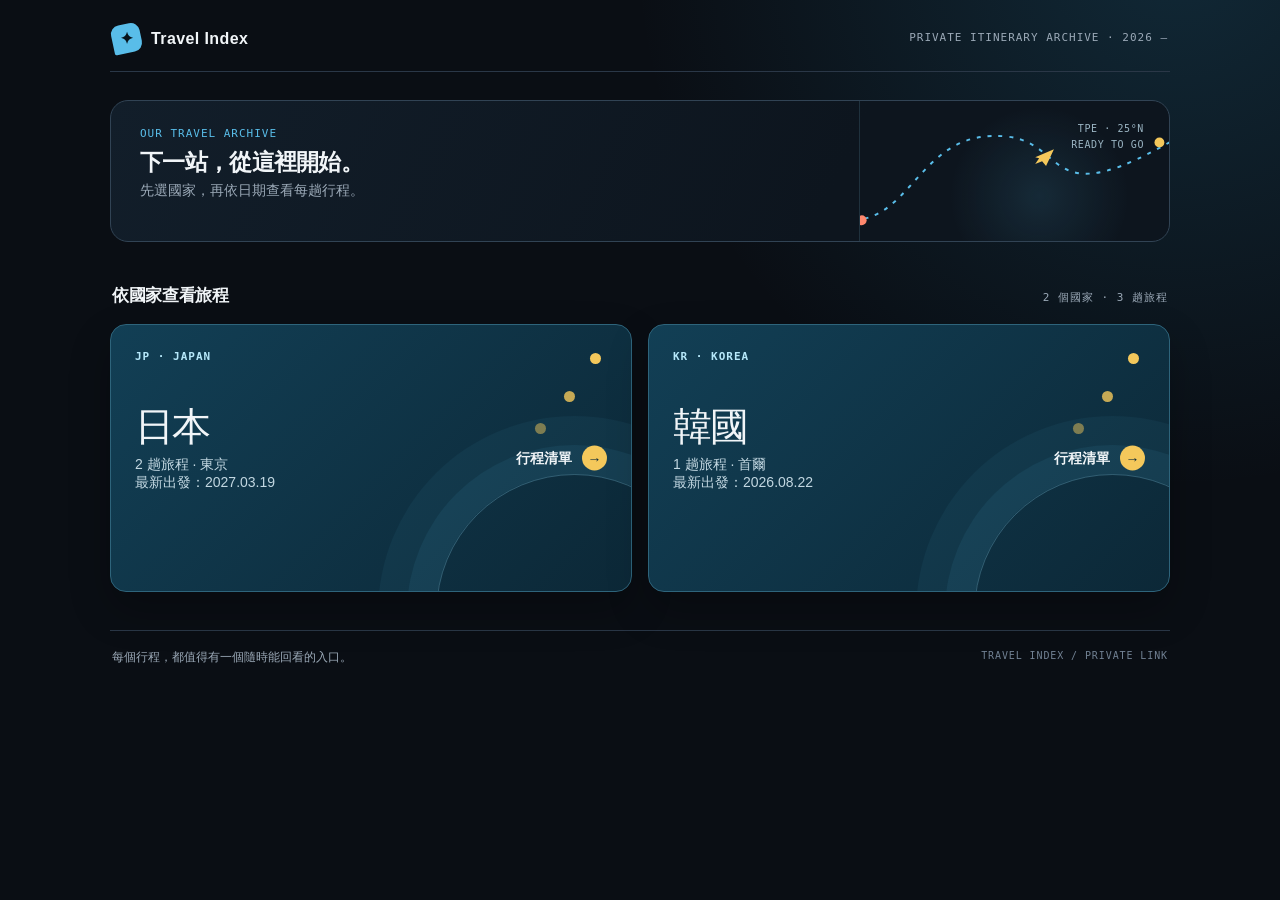
<file: index.html>
<!doctype html>
<html lang="zh-Hant">
<head>
  <meta charset="utf-8">
  <meta name="robots" content="noindex, nofollow, noarchive, nosnippet">
  <meta name="viewport" content="width=device-width, initial-scale=1, viewport-fit=cover">
  <meta name="theme-color" content="#0a0e14">
  <title>Travel Index｜旅程檔案</title>
  <link rel="stylesheet" href="assets/css/home.css">
</head>
<body>
  <main class="shell">
    <header class="masthead"><div class="brand"><span class="brand-mark" aria-hidden="true"><span>✦</span></span>Travel Index</div><p class="archive-label">Private itinerary archive · 2026 —</p></header>
    <section class="travel-bar" aria-label="旅程入口"><div class="bar-copy"><p class="bar-eyebrow">Our travel archive</p><h1>下一站，從這裡開始。</h1><p>先選國家，再依日期查看每趟行程。</p></div><div class="route-art" aria-hidden="true"><p>TPE · 25°N<br>READY TO GO</p><svg viewBox="0 0 310 142" fill="none" xmlns="http://www.w3.org/2000/svg"><path d="M-8 121C53 118 61 27 147 36C211 43 185 118 324 35" stroke="#59BDE9" stroke-width="2" stroke-dasharray="4 7"/><circle cx="0" cy="121" r="5" fill="#FF886E"/><circle cx="302" cy="42" r="5" fill="#F4C85B"/><path d="M176 57L195 49L187 66L183 61L176 64L180 58L176 57Z" fill="#F4C85B"/></svg></div></section>
    <section aria-labelledby="itineraries-title"><div class="section-head"><h2 id="itineraries-title">依國家查看旅程</h2><p class="section-count">2 個國家 · 3 趟旅程</p></div><div class="itinerary-grid">
      <a class="trip-card" href="japan/" aria-label="查看日本行程清單" data-latest="2027-03-19"><p class="trip-code">JP · JAPAN</p><h3>日本</h3><p class="trip-detail">2 趟旅程 · 東京<br>最新出發：2027.03.19</p><span class="trip-cta">行程清單 <b aria-hidden="true">→</b></span></a>
      <a class="trip-card" href="korea/" aria-label="查看韓國行程清單" data-latest="2026-08-22"><p class="trip-code">KR · KOREA</p><h3>韓國</h3><p class="trip-detail">1 趟旅程 · 首爾<br>最新出發：2026.08.22</p><span class="trip-cta">行程清單 <b aria-hidden="true">→</b></span></a>
    </div></section>
    <footer><p>每個行程，都值得有一個隨時能回看的入口。</p><p class="footer-note">Travel index / private link</p></footer>
  </main>
</body>
</html>
</file>
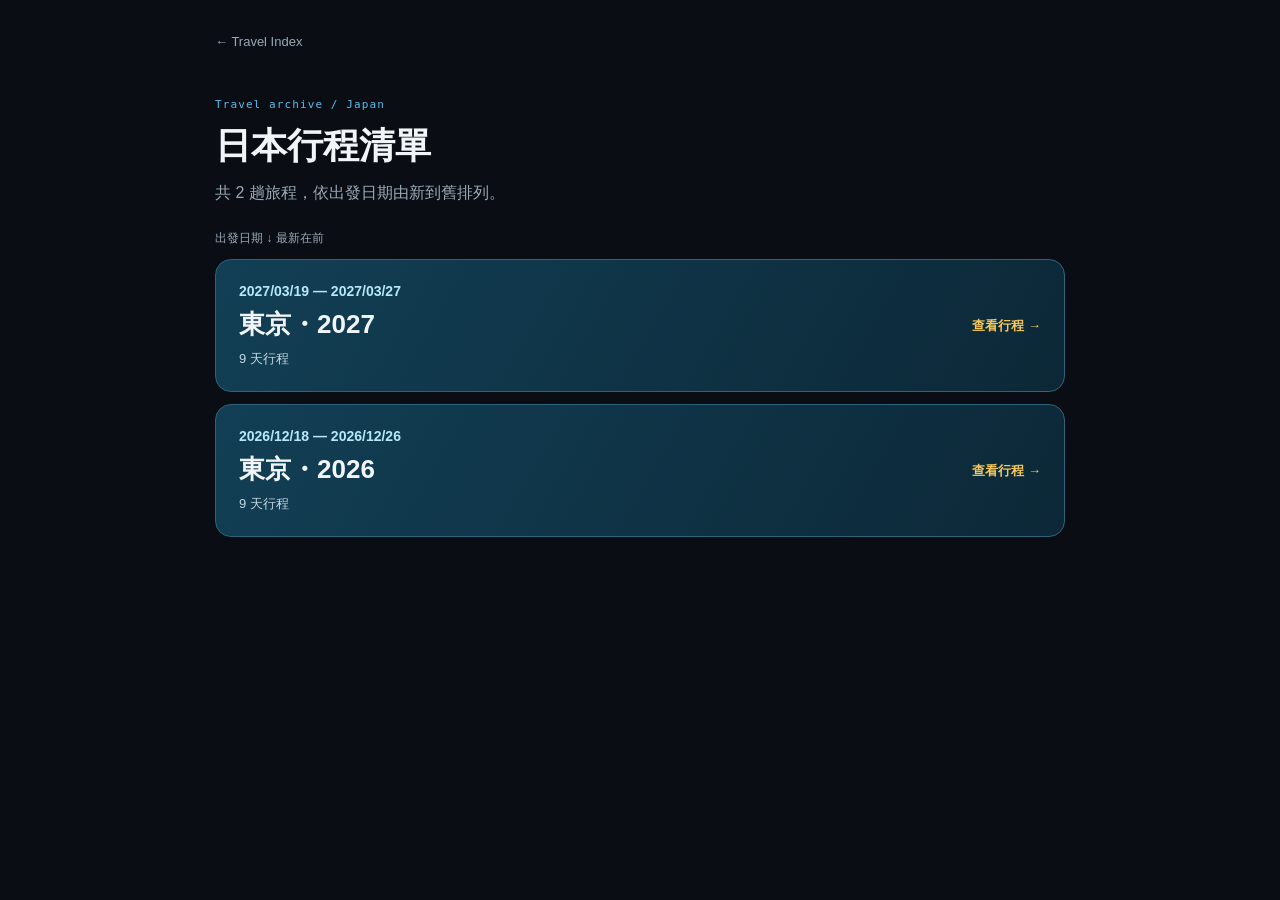
<file: japan/index.html>
<!doctype html>
<html lang="zh-Hant">
<head>
  <meta charset="utf-8">
  <meta name="viewport" content="width=device-width,initial-scale=1">
  <meta name="robots" content="noindex,nofollow,noarchive,nosnippet">
  <title>日本行程清單｜Travel Index</title>
  <link rel="stylesheet" href="../assets/archive.css">
</head>
<body>
  <main>
    <a class="back" href="../">← Travel Index</a>
    <p class="eyebrow">Travel archive / Japan</p>
    <h1>日本行程清單</h1>
    <p class="intro">共 2 趟旅程，依出發日期由新到舊排列。</p>
    <p class="sort">出發日期 ↓ 最新在前</p>
    <ol class="trip-list" aria-label="日本行程，由新到舊">
      <li><a class="trip" href="2027-03-19/" data-start="2027-03-19">
        <div><p class="dates"><time datetime="2027-03-19">2027/03/19</time> — <time datetime="2027-03-27">2027/03/27</time></p>
        <h2>東京・2027</h2><p class="detail">9 天行程</p></div>
        <span class="open">查看行程 →</span>
      </a></li>
      <li><a class="trip" href="2026-12-18/" data-start="2026-12-18">
        <div><p class="dates"><time datetime="2026-12-18">2026/12/18</time> — <time datetime="2026-12-26">2026/12/26</time></p>
        <h2>東京・2026</h2><p class="detail">9 天行程</p></div>
        <span class="open">查看行程 →</span>
      </a></li>
    </ol>
  </main>
</body>
</html>
</file>
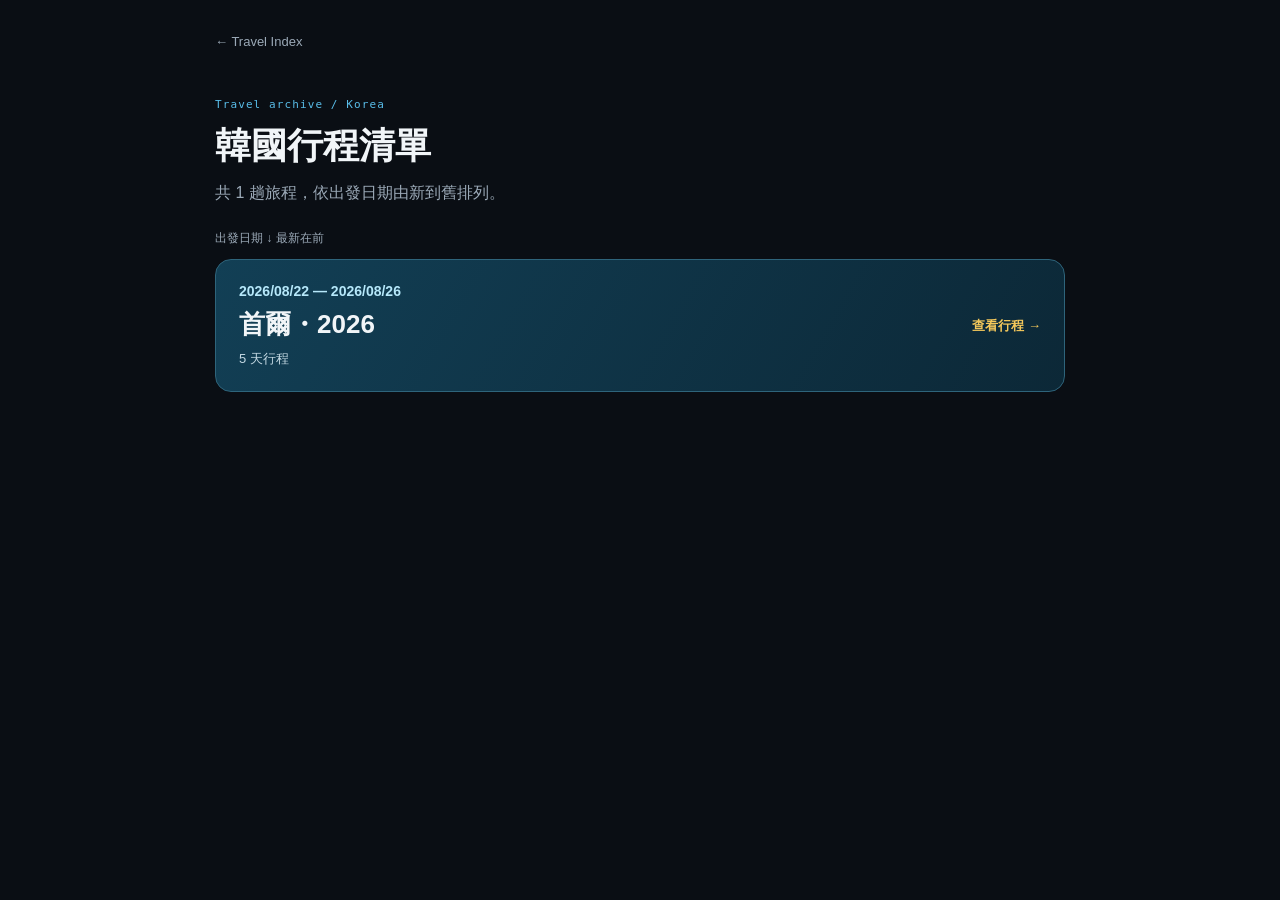
<file: korea/index.html>
<!doctype html>
<html lang="zh-Hant">
<head>
  <meta charset="utf-8">
  <meta name="viewport" content="width=device-width,initial-scale=1">
  <meta name="robots" content="noindex,nofollow,noarchive,nosnippet">
  <title>韓國行程清單｜Travel Index</title>
  <link rel="stylesheet" href="../assets/archive.css">
</head>
<body>
  <main>
    <a class="back" href="../">← Travel Index</a>
    <p class="eyebrow">Travel archive / Korea</p>
    <h1>韓國行程清單</h1>
    <p class="intro">共 1 趟旅程，依出發日期由新到舊排列。</p>
    <p class="sort">出發日期 ↓ 最新在前</p>
    <ol class="trip-list" aria-label="韓國行程，由新到舊">
      <li><a class="trip" href="2026-08-22/" data-start="2026-08-22">
        <div><p class="dates"><time datetime="2026-08-22">2026/08/22</time> — <time datetime="2026-08-26">2026/08/26</time></p>
        <h2>首爾・2026</h2><p class="detail">5 天行程</p></div>
        <span class="open">查看行程 →</span>
      </a></li>
    </ol>
  </main>
</body>
</html>
</file>
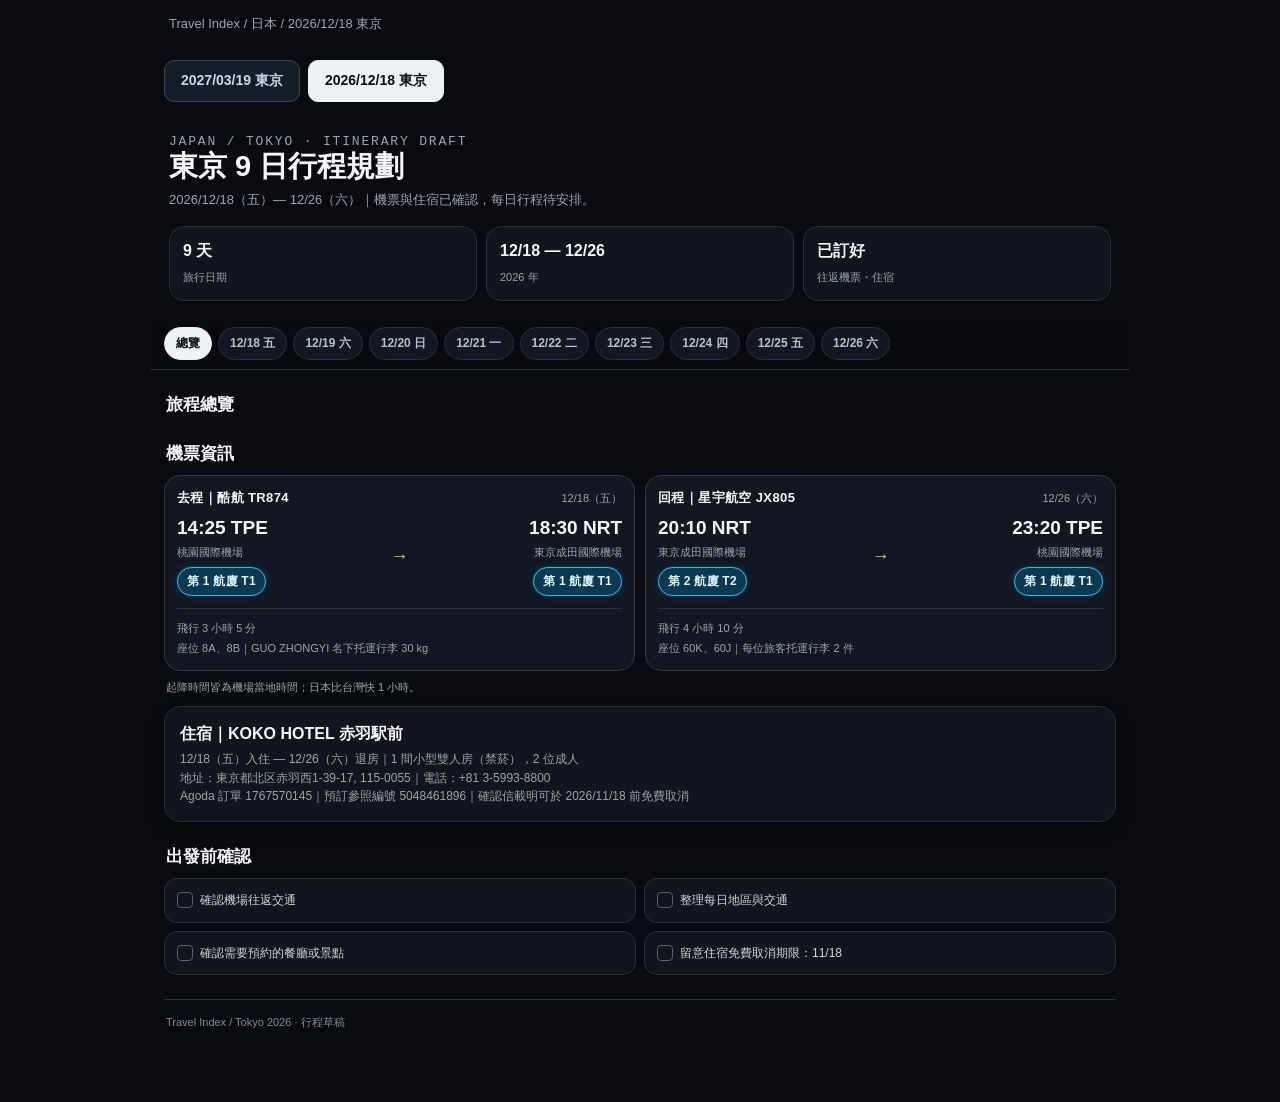
<file: japan/2026-12-18/index.html>
<!doctype html>
<html lang="zh-Hant">
<head>
<meta charset="utf-8">
<meta name="viewport" content="width=device-width,initial-scale=1,viewport-fit=cover">
<meta name="theme-color" content="#090b10">
<meta name="robots" content="noindex, nofollow, noarchive, nosnippet">
<title>東京 2026｜12/18–12/26 行程規劃</title>
<link rel="stylesheet" href="../../assets/css/japan.css">
<link rel="stylesheet" href="../../assets/css/flights.css">
<link rel="stylesheet" href="../../assets/css/navigation.css">
</head>
<body>
<main class="shell">
  <!-- TRIP_NAV_START -->
  <nav class="topnav" aria-label="旅程導覽"><a href="../../">Travel Index</a> / <a href="../">日本</a> / 2026/12/18 東京</nav>
  <nav class="trip-switch" aria-label="日本行程日期"><a href="../2027-03-19/">2027/03/19 東京</a><a href="../2026-12-18/" aria-current="page">2026/12/18 東京</a></nav>
  <!-- TRIP_NAV_END -->
  <header class="hero">
    <p class="eyebrow">Japan / Tokyo · Itinerary draft</p>
    <h1>東京 9 日行程規劃</h1>
    <p>2026/12/18（五）— 12/26（六）｜機票與住宿已確認，每日行程待安排。</p>
    <div class="summary" aria-label="旅程摘要">
      <div class="stat"><b>9 天</b><span>旅行日期</span></div>
      <div class="stat"><b>12/18 — 12/26</b><span>2026 年</span></div>
      <div class="stat"><b>已訂好</b><span>往返機票・住宿</span></div>
    </div>
  </header>
  <nav class="tabs" aria-label="切換旅程日期">
    <button class="tab active" type="button" data-day="overview">總覽</button>
    <button class="tab" type="button" data-day="d1">12/18 五</button><button class="tab" type="button" data-day="d2">12/19 六</button><button class="tab" type="button" data-day="d3">12/20 日</button><button class="tab" type="button" data-day="d4">12/21 一</button><button class="tab" type="button" data-day="d5">12/22 二</button><button class="tab" type="button" data-day="d6">12/23 三</button><button class="tab" type="button" data-day="d7">12/24 四</button><button class="tab" type="button" data-day="d8">12/25 五</button><button class="tab" type="button" data-day="d9">12/26 六</button>
  </nav>
  <section class="panel active" id="overview">
    <h2 class="section-title">旅程總覽</h2>
    <h2 class="section-title">機票資訊</h2>
    <div class="overview-flights"><article class="flight" aria-label="去程 酷航 TR874">
      <div class="flight-top"><span class="flight-no">去程｜酷航 TR874</span><span class="flight-date">12/18（五）</span></div>
      <div class="flight-route">
        <div class="airport"><b>14:25 TPE</b><span>桃園國際機場</span><em class="terminal">第 1 航廈 T1</em></div>
        <div class="plane" aria-hidden="true">→</div>
        <div class="airport right"><b>18:30 NRT</b><span>東京成田國際機場</span><em class="terminal">第 1 航廈 T1</em></div>
      </div>
      <p class="flight-meta">飛行 3 小時 5 分<br>座位 8A、8B｜GUO ZHONGYI 名下托運行李 30 kg</p>
    </article><article class="flight" aria-label="回程 星宇航空 JX805">
      <div class="flight-top"><span class="flight-no">回程｜星宇航空 JX805</span><span class="flight-date">12/26（六）</span></div>
      <div class="flight-route">
        <div class="airport"><b>20:10 NRT</b><span>東京成田國際機場</span><em class="terminal">第 2 航廈 T2</em></div>
        <div class="plane" aria-hidden="true">→</div>
        <div class="airport right"><b>23:20 TPE</b><span>桃園國際機場</span><em class="terminal">第 1 航廈 T1</em></div>
      </div>
      <p class="flight-meta">飛行 4 小時 10 分<br>座位 60K、60J｜每位旅客托運行李 2 件</p>
    </article></div>
    <p class="flight-note">起降時間皆為機場當地時間；日本比台灣快 1 小時。</p>
    <article class="card">
      <h3>住宿｜KOKO HOTEL 赤羽駅前</h3>
      <p>12/18（五）入住 — 12/26（六）退房｜1 間小型雙人房（禁菸），2 位成人</p>
      <p>地址：東京都北区赤羽西1-39-17, 115-0055｜電話：+81 3-5993-8800</p>
      <p>Agoda 訂單 1767570145｜預訂參照編號 5048461896｜確認信載明可於 2026/11/18 前免費取消</p>
    </article>
    <h2 class="section-title">出發前確認</h2>
    <div class="checklist"><div class="check"><span aria-hidden="true"></span>確認機場往返交通</div><div class="check"><span aria-hidden="true"></span>整理每日地區與交通</div><div class="check"><span aria-hidden="true"></span>確認需要預約的餐廳或景點</div><div class="check"><span aria-hidden="true"></span>留意住宿免費取消期限：11/18</div></div>
  </section>
  <section class="panel" id="d1">
    <div class="dayhead"><h2>Day 1｜12 月 18 日（五）</h2><p>抵達東京</p></div>
    <article class="flight" aria-label="去程 酷航 TR874">
      <div class="flight-top"><span class="flight-no">去程｜酷航 TR874</span><span class="flight-date">12/18（五）</span></div>
      <div class="flight-route">
        <div class="airport"><b>14:25 TPE</b><span>桃園國際機場</span><em class="terminal">第 1 航廈 T1</em></div>
        <div class="plane" aria-hidden="true">→</div>
        <div class="airport right"><b>18:30 NRT</b><span>東京成田國際機場</span><em class="terminal">第 1 航廈 T1</em></div>
      </div>
      <p class="flight-meta">飛行 3 小時 5 分<br>座位 8A、8B｜GUO ZHONGYI 名下托運行李 30 kg</p>
    </article>
    <article class="card"><h3>住宿｜KOKO HOTEL 赤羽駅前</h3><p>入住日期：12/18｜地址：東京都北区赤羽西1-39-17</p></article>
    <article class="card"><div class="placeholder"><span class="placeholder-icon" aria-hidden="true">＋</span><div><strong>安排抵達後行程</strong><span>成田機場至赤羽的交通、晚餐與入住時間待補。</span></div></div></article>
  </section>
  <section class="panel" id="d2"><div class="dayhead"><h2>Day 2｜12 月 19 日（六）</h2><p>東京行程待安排</p></div><div class="card"><div class="placeholder"><span class="placeholder-icon" aria-hidden="true">＋</span><div><strong>新增當日安排</strong><span>地區、活動、餐食與交通待補。</span></div></div></div></section>
  <section class="panel" id="d3"><div class="dayhead"><h2>Day 3｜12 月 20 日（日）</h2><p>東京行程待安排</p></div><div class="card"><div class="placeholder"><span class="placeholder-icon" aria-hidden="true">＋</span><div><strong>新增當日安排</strong><span>地區、活動、餐食與交通待補。</span></div></div></div></section>
  <section class="panel" id="d4"><div class="dayhead"><h2>Day 4｜12 月 21 日（一）</h2><p>東京行程待安排</p></div><div class="card"><div class="placeholder"><span class="placeholder-icon" aria-hidden="true">＋</span><div><strong>新增當日安排</strong><span>地區、活動、餐食與交通待補。</span></div></div></div></section>
  <section class="panel" id="d5"><div class="dayhead"><h2>Day 5｜12 月 22 日（二）</h2><p>東京行程待安排</p></div><div class="card"><div class="placeholder"><span class="placeholder-icon" aria-hidden="true">＋</span><div><strong>新增當日安排</strong><span>地區、活動、餐食與交通待補。</span></div></div></div></section>
  <section class="panel" id="d6"><div class="dayhead"><h2>Day 6｜12 月 23 日（三）</h2><p>東京行程待安排</p></div><div class="card"><div class="placeholder"><span class="placeholder-icon" aria-hidden="true">＋</span><div><strong>新增當日安排</strong><span>地區、活動、餐食與交通待補。</span></div></div></div></section>
  <section class="panel" id="d7"><div class="dayhead"><h2>Day 7｜12 月 24 日（四）</h2><p>東京行程待安排</p></div><div class="card"><div class="placeholder"><span class="placeholder-icon" aria-hidden="true">＋</span><div><strong>新增當日安排</strong><span>地區、活動、餐食與交通待補。</span></div></div></div></section>
  <section class="panel" id="d8"><div class="dayhead"><h2>Day 8｜12 月 25 日（五）</h2><p>東京行程待安排</p></div><div class="card"><div class="placeholder"><span class="placeholder-icon" aria-hidden="true">＋</span><div><strong>新增當日安排</strong><span>地區、活動、餐食與交通待補。</span></div></div></div></section>
  <section class="panel" id="d9">
    <div class="dayhead"><h2>Day 9｜12 月 26 日（六）</h2><p>退房・返程</p></div>
    <article class="card"><h3>住宿退房｜KOKO HOTEL 赤羽駅前</h3><p>退房日期：12/26｜退房時間與行李寄放方式待確認。</p></article>
    <article class="flight" aria-label="回程 星宇航空 JX805">
      <div class="flight-top"><span class="flight-no">回程｜星宇航空 JX805</span><span class="flight-date">12/26（六）</span></div>
      <div class="flight-route">
        <div class="airport"><b>20:10 NRT</b><span>東京成田國際機場</span><em class="terminal">第 2 航廈 T2</em></div>
        <div class="plane" aria-hidden="true">→</div>
        <div class="airport right"><b>23:20 TPE</b><span>桃園國際機場</span><em class="terminal">第 1 航廈 T1</em></div>
      </div>
      <p class="flight-meta">飛行 4 小時 10 分<br>座位 60K、60J｜每位旅客托運行李 2 件</p>
    </article>
    <article class="card"><div class="placeholder"><span class="placeholder-icon" aria-hidden="true">＋</span><div><strong>安排返程日</strong><span>最後活動、前往成田機場的交通與建議出發時間待補。</span></div></div></article>
  </section>
  <footer class="foot">Travel Index / Tokyo 2026 · 行程草稿</footer>
</main>
<script src="../../assets/js/tabs.js"></script>
</body>
</html>
</file>
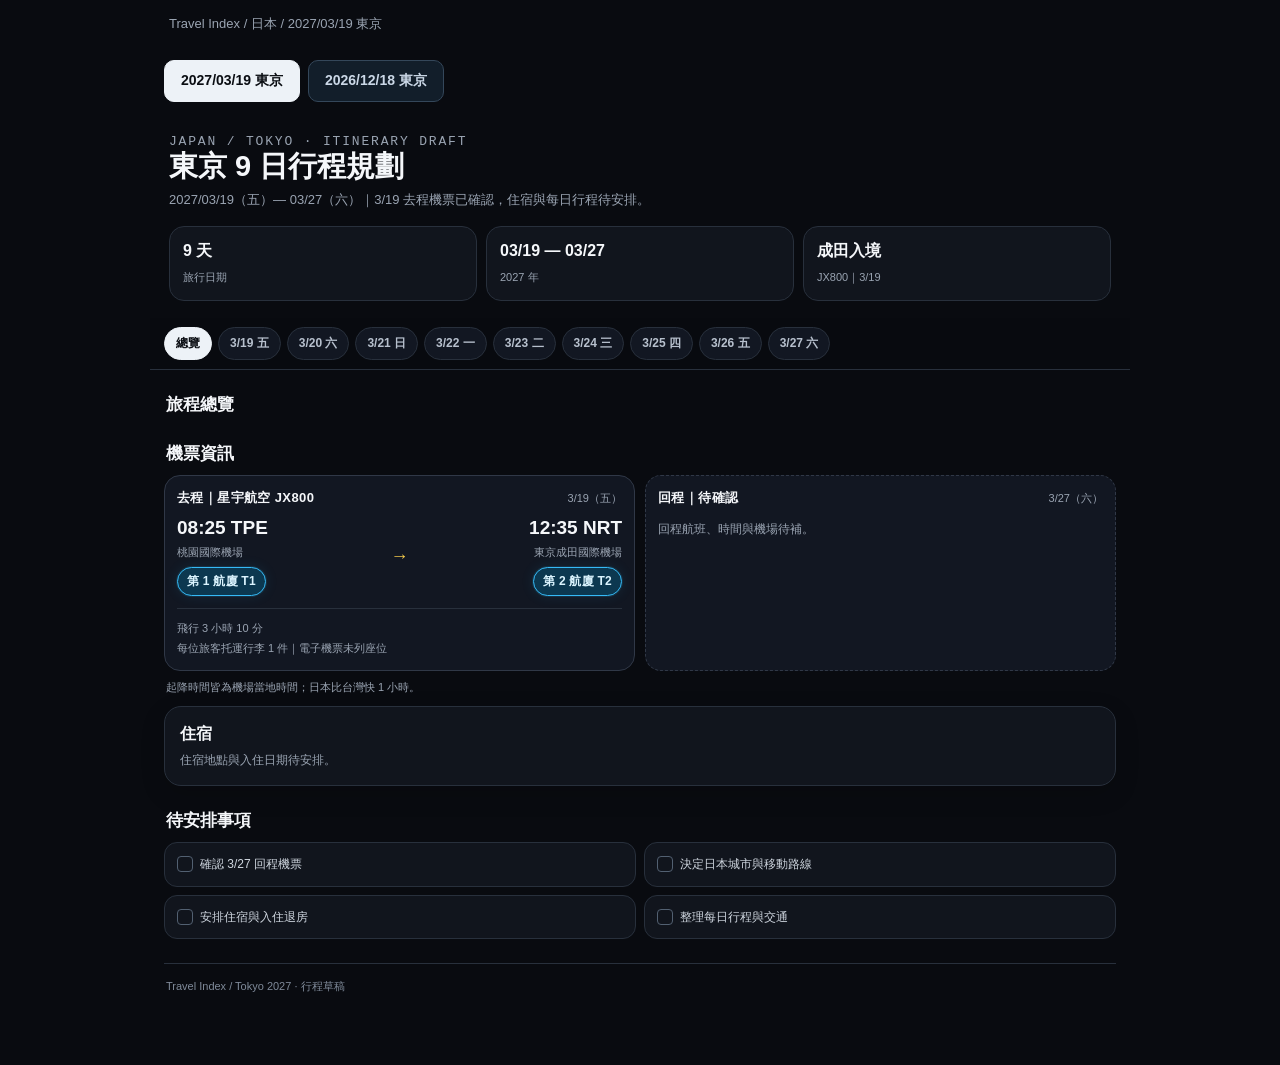
<file: japan/2027-03-19/index.html>
<!doctype html>
<html lang="zh-Hant">
<head>
<meta charset="utf-8">
<meta name="viewport" content="width=device-width,initial-scale=1,viewport-fit=cover">
<meta name="theme-color" content="#090b10">
<meta name="robots" content="noindex, nofollow, noarchive, nosnippet">
<title>東京 2027｜3/19–3/27 行程規劃</title>
<link rel="stylesheet" href="../../assets/css/japan.css">
<link rel="stylesheet" href="../../assets/css/flights.css">
<link rel="stylesheet" href="../../assets/css/navigation.css">
</head>
<body class="trip-2027">
<main class="shell">
  <!-- TRIP_NAV_START -->
  <nav class="topnav" aria-label="旅程導覽"><a href="../../">Travel Index</a> / <a href="../">日本</a> / 2027/03/19 東京</nav>
  <nav class="trip-switch" aria-label="日本行程日期"><a href="../2027-03-19/" aria-current="page">2027/03/19 東京</a><a href="../2026-12-18/">2026/12/18 東京</a></nav>
  <!-- TRIP_NAV_END -->
  <header class="hero">
    <p class="eyebrow">Japan / Tokyo · Itinerary draft</p>
    <h1>東京 9 日行程規劃</h1>
    <p>2027/03/19（五）— 03/27（六）｜3/19 去程機票已確認，住宿與每日行程待安排。</p>
    <div class="summary" aria-label="旅程摘要">
      <div class="stat"><b>9 天</b><span>旅行日期</span></div>
      <div class="stat"><b>03/19 — 03/27</b><span>2027 年</span></div>
      <div class="stat"><b>成田入境</b><span>JX800｜3/19</span></div>
    </div>
  </header>
  <nav class="tabs" aria-label="切換旅程日期">
    <button class="tab active" type="button" data-day="overview">總覽</button>
    <button class="tab" type="button" data-day="d1">3/19 五</button><button class="tab" type="button" data-day="d2">3/20 六</button><button class="tab" type="button" data-day="d3">3/21 日</button><button class="tab" type="button" data-day="d4">3/22 一</button><button class="tab" type="button" data-day="d5">3/23 二</button><button class="tab" type="button" data-day="d6">3/24 三</button><button class="tab" type="button" data-day="d7">3/25 四</button><button class="tab" type="button" data-day="d8">3/26 五</button><button class="tab" type="button" data-day="d9">3/27 六</button>
  </nav>
  <section class="panel active" id="overview">
    <h2 class="section-title">旅程總覽</h2>
    <h2 class="section-title">機票資訊</h2>
    <div class="overview-flights"><article class="flight" aria-label="去程 星宇航空 JX800">
      <div class="flight-top"><span class="flight-no">去程｜星宇航空 JX800</span><span class="flight-date">3/19（五）</span></div>
      <div class="flight-route">
        <div class="airport"><b>08:25 TPE</b><span>桃園國際機場</span><em class="terminal">第 1 航廈 T1</em></div>
        <div class="plane" aria-hidden="true">→</div>
        <div class="airport right"><b>12:35 NRT</b><span>東京成田國際機場</span><em class="terminal">第 2 航廈 T2</em></div>
      </div>
      <p class="flight-meta">飛行 3 小時 10 分<br>每位旅客托運行李 1 件｜電子機票未列座位</p>
    </article><article class="flight pending"><div class="flight-top"><span class="flight-no">回程｜待確認</span><span class="flight-date">3/27（六）</span></div><p>回程航班、時間與機場待補。</p></article></div>
    <p class="flight-note">起降時間皆為機場當地時間；日本比台灣快 1 小時。</p>
    <article class="card"><h3>住宿</h3><p>住宿地點與入住日期待安排。</p></article>
    <h2 class="section-title">待安排事項</h2>
    <div class="checklist"><div class="check"><span aria-hidden="true"></span>確認 3/27 回程機票</div><div class="check"><span aria-hidden="true"></span>決定日本城市與移動路線</div><div class="check"><span aria-hidden="true"></span>安排住宿與入住退房</div><div class="check"><span aria-hidden="true"></span>整理每日行程與交通</div></div>
  </section>
  <section class="panel" id="d1"><div class="dayhead"><h2>Day 1｜3 月 19 日（五）</h2><p>飛往日本・成田入境</p></div><article class="flight" aria-label="去程 星宇航空 JX800">
      <div class="flight-top"><span class="flight-no">去程｜星宇航空 JX800</span><span class="flight-date">3/19（五）</span></div>
      <div class="flight-route">
        <div class="airport"><b>08:25 TPE</b><span>桃園國際機場</span><em class="terminal">第 1 航廈 T1</em></div>
        <div class="plane" aria-hidden="true">→</div>
        <div class="airport right"><b>12:35 NRT</b><span>東京成田國際機場</span><em class="terminal">第 2 航廈 T2</em></div>
      </div>
      <p class="flight-meta">飛行 3 小時 10 分<br>每位旅客托運行李 1 件｜電子機票未列座位</p>
    </article><article class="card"><div class="placeholder"><span class="placeholder-icon" aria-hidden="true">＋</span><div><strong>新增抵達後行程</strong><span>安排目的地、交通、住宿與餐食。</span></div></div></article></section>
  <section class="panel" id="d2"><div class="dayhead"><h2>Day 2｜3 月 20 日（六）</h2><p>行程待安排</p></div><article class="card"><div class="placeholder"><span class="placeholder-icon" aria-hidden="true">＋</span><div><strong>新增當日安排</strong><span>地區、活動、餐食與交通待補。</span></div></div></article></section>
  <section class="panel" id="d3"><div class="dayhead"><h2>Day 3｜3 月 21 日（日）</h2><p>行程待安排</p></div><article class="card"><div class="placeholder"><span class="placeholder-icon" aria-hidden="true">＋</span><div><strong>新增當日安排</strong><span>地區、活動、餐食與交通待補。</span></div></div></article></section>
  <section class="panel" id="d4"><div class="dayhead"><h2>Day 4｜3 月 22 日（一）</h2><p>行程待安排</p></div><article class="card"><div class="placeholder"><span class="placeholder-icon" aria-hidden="true">＋</span><div><strong>新增當日安排</strong><span>地區、活動、餐食與交通待補。</span></div></div></article></section>
  <section class="panel" id="d5"><div class="dayhead"><h2>Day 5｜3 月 23 日（二）</h2><p>行程待安排</p></div><article class="card"><div class="placeholder"><span class="placeholder-icon" aria-hidden="true">＋</span><div><strong>新增當日安排</strong><span>地區、活動、餐食與交通待補。</span></div></div></article></section>
  <section class="panel" id="d6"><div class="dayhead"><h2>Day 6｜3 月 24 日（三）</h2><p>行程待安排</p></div><article class="card"><div class="placeholder"><span class="placeholder-icon" aria-hidden="true">＋</span><div><strong>新增當日安排</strong><span>地區、活動、餐食與交通待補。</span></div></div></article></section>
  <section class="panel" id="d7"><div class="dayhead"><h2>Day 7｜3 月 25 日（四）</h2><p>行程待安排</p></div><article class="card"><div class="placeholder"><span class="placeholder-icon" aria-hidden="true">＋</span><div><strong>新增當日安排</strong><span>地區、活動、餐食與交通待補。</span></div></div></article></section>
  <section class="panel" id="d8"><div class="dayhead"><h2>Day 8｜3 月 26 日（五）</h2><p>行程待安排</p></div><article class="card"><div class="placeholder"><span class="placeholder-icon" aria-hidden="true">＋</span><div><strong>新增當日安排</strong><span>地區、活動、餐食與交通待補。</span></div></div></article></section>
  <section class="panel" id="d9"><div class="dayhead"><h2>Day 9｜3 月 27 日（六）</h2><p>回程待確認</p></div><article class="card"><div class="placeholder"><span class="placeholder-icon" aria-hidden="true">＋</span><div><strong>新增返程資料</strong><span>回程航班、機場與交通待補。</span></div></div></article></section>
  <footer class="foot">Travel Index / Tokyo 2027 · 行程草稿</footer>
</main>
<script src="../../assets/js/tabs.js"></script>
</body>
</html>
</file>
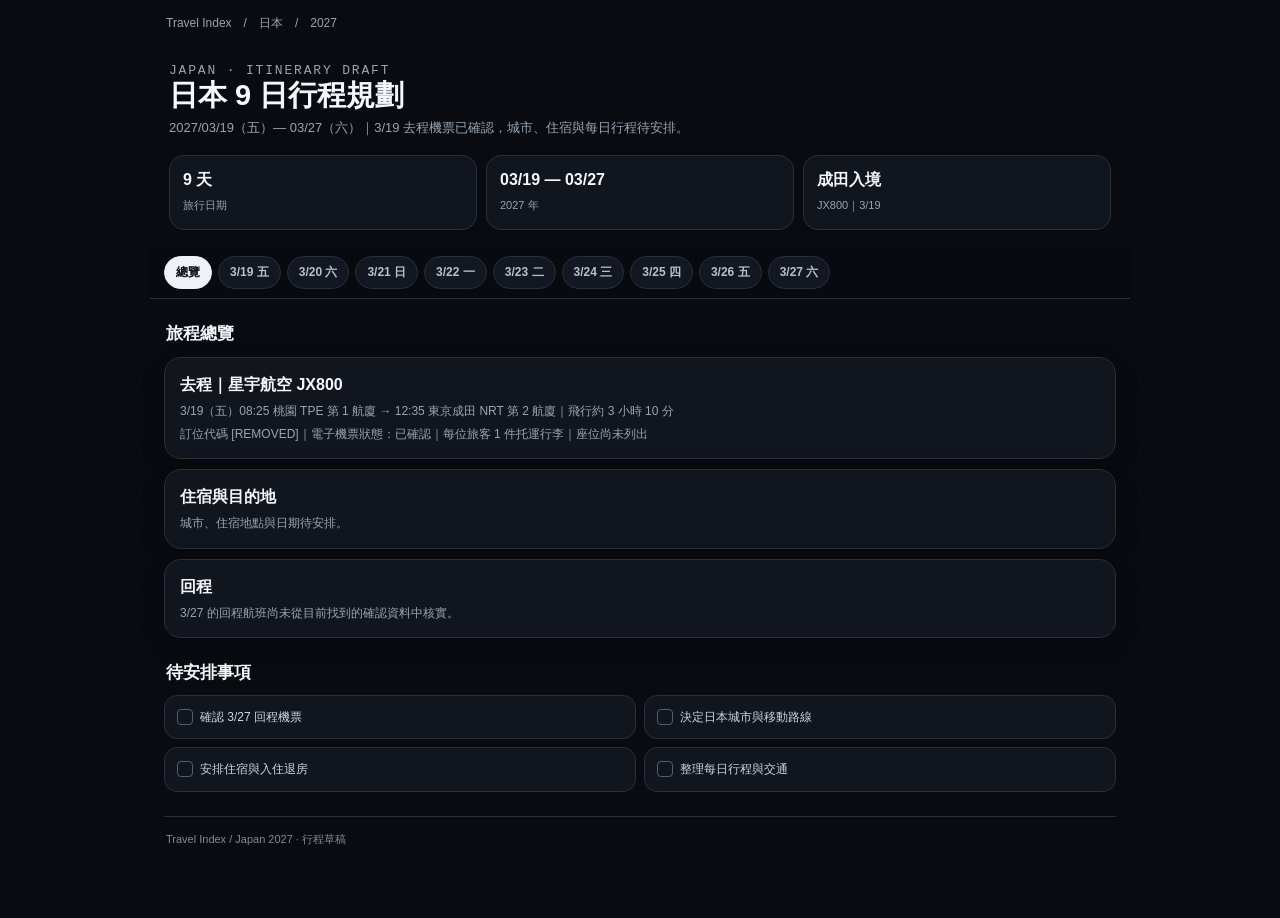
<file: japan/2027/index.html>
<!doctype html>
<html lang="zh-Hant">
<head>
<meta charset="utf-8">
<meta name="viewport" content="width=device-width,initial-scale=1,viewport-fit=cover">
<meta name="theme-color" content="#090b10">
<meta name="robots" content="noindex, nofollow, noarchive, nosnippet">
<title>日本 2027｜3/19–3/27 行程規劃</title>
<style>
:root{--bg:#090b10;--panel:#11151d;--line:#28303c;--text:#f5f7fa;--muted:#9aa4b2;--soft:#cfd6df;--blue:#5aa7ff}
*{box-sizing:border-box}html{scroll-behavior:smooth;background:var(--bg)}body{margin:0;background:var(--bg);color:var(--text);font-family:-apple-system,BlinkMacSystemFont,"Segoe UI","Noto Sans TC","PingFang TC","Microsoft JhengHei",sans-serif;line-height:1.55}
a{color:inherit}.shell{max-width:980px;margin:auto;padding:0 14px 70px}.topnav{padding:14px 2px 10px;color:var(--muted);font-size:12px}.topnav a{text-decoration:none}.topnav a:hover{color:var(--blue)}
.hero{padding:20px 5px 17px}.eyebrow{margin:0 0 6px;color:#6db5ff;font:10px ui-monospace,SFMono-Regular,Menlo,monospace;letter-spacing:.14em;text-transform:uppercase}.hero h1{margin:0 0 6px;font-size:29px;line-height:1.2}.hero p{margin:0;color:var(--muted);font-size:13px}.summary{display:grid;grid-template-columns:repeat(3,1fr);gap:9px;margin-top:16px}.stat{padding:12px 13px;border:1px solid var(--line);border-radius:15px;background:var(--panel)}.stat b{display:block;font-size:16px}.stat span{color:var(--muted);font-size:11px}
.tabs{position:sticky;top:0;z-index:5;display:flex;gap:6px;overflow:auto;margin:0 -14px 14px;padding:9px 14px;background:rgba(9,11,16,.96);border-bottom:1px solid var(--line);scrollbar-width:none}.tabs::-webkit-scrollbar{display:none}.tab{flex:0 0 auto;border:1px solid var(--line);border-radius:999px;padding:7px 11px;background:#121722;color:#b7c0cd;font-size:12px;font-weight:800;cursor:pointer}.tab.active{background:#edf2f7;color:#0b0e13;border-color:#edf2f7}
.panel{display:none}.panel.active{display:block}.dayhead{display:flex;align-items:end;justify-content:space-between;gap:12px;margin:22px 2px 10px}.dayhead h2{margin:0;font-size:23px}.dayhead p{margin:0;color:var(--muted);font-size:12px;text-align:right}.card{margin:10px 0;padding:15px;border:1px solid var(--line);border-radius:17px;background:var(--panel);box-shadow:0 8px 24px rgba(0,0,0,.16)}.card h3{margin:0 0 3px;font-size:16px}.card p{margin:4px 0 0;color:var(--muted);font-size:12px}.placeholder{display:flex;align-items:flex-start;gap:11px}.placeholder-icon{display:grid;flex:0 0 30px;height:30px;place-items:center;border:1px solid #344050;border-radius:10px;color:var(--blue);font-size:17px}.placeholder strong{display:block;margin-bottom:3px;font-size:13px}.placeholder span{display:block;color:var(--muted);font-size:12px}.section-title{margin:22px 2px 8px;font-size:17px}.checklist{display:grid;grid-template-columns:repeat(2,1fr);gap:8px}.check{padding:12px;border:1px solid var(--line);border-radius:13px;background:var(--panel);color:var(--soft);font-size:12px}.check span{display:inline-block;width:16px;height:16px;margin-right:7px;vertical-align:-4px;border:1px solid #526071;border-radius:4px}.foot{margin-top:24px;padding:14px 2px 0;border-top:1px solid var(--line);color:#7f8a99;font-size:11px}
@media(max-width:600px){.summary{grid-template-columns:1fr 1fr}.summary .stat:last-child{grid-column:1/-1}.hero h1{font-size:25px}.checklist{grid-template-columns:1fr}.dayhead{align-items:flex-start;flex-direction:column}.dayhead p{text-align:left}}
</style>
</head>
<body>
<main class="shell">
  <nav class="topnav"><a href="../../">Travel Index</a>　/　<a href="../">日本</a>　/　2027</nav>
  <header class="hero">
    <p class="eyebrow">Japan · Itinerary draft</p>
    <h1>日本 9 日行程規劃</h1>
    <p>2027/03/19（五）— 03/27（六）｜3/19 去程機票已確認，城市、住宿與每日行程待安排。</p>
    <div class="summary" aria-label="旅程摘要">
      <div class="stat"><b>9 天</b><span>旅行日期</span></div>
      <div class="stat"><b>03/19 — 03/27</b><span>2027 年</span></div>
      <div class="stat"><b>成田入境</b><span>JX800｜3/19</span></div>
    </div>
  </header>
  <nav class="tabs" aria-label="切換旅程日期">
    <button class="tab active" type="button" data-day="overview">總覽</button>
    <button class="tab" type="button" data-day="d1">3/19 五</button><button class="tab" type="button" data-day="d2">3/20 六</button><button class="tab" type="button" data-day="d3">3/21 日</button><button class="tab" type="button" data-day="d4">3/22 一</button><button class="tab" type="button" data-day="d5">3/23 二</button><button class="tab" type="button" data-day="d6">3/24 三</button><button class="tab" type="button" data-day="d7">3/25 四</button><button class="tab" type="button" data-day="d8">3/26 五</button><button class="tab" type="button" data-day="d9">3/27 六</button>
  </nav>
  <section class="panel active" id="overview">
    <h2 class="section-title">旅程總覽</h2>
    <article class="card"><h3>去程｜星宇航空 JX800</h3><p>3/19（五）08:25 桃園 TPE 第 1 航廈 → 12:35 東京成田 NRT 第 2 航廈｜飛行約 3 小時 10 分</p><p>訂位代碼 [REMOVED]｜電子機票狀態：已確認｜每位旅客 1 件托運行李｜座位尚未列出</p></article>
    <article class="card"><h3>住宿與目的地</h3><p>城市、住宿地點與日期待安排。</p></article>
    <article class="card"><h3>回程</h3><p>3/27 的回程航班尚未從目前找到的確認資料中核實。</p></article>
    <h2 class="section-title">待安排事項</h2>
    <div class="checklist"><div class="check"><span aria-hidden="true"></span>確認 3/27 回程機票</div><div class="check"><span aria-hidden="true"></span>決定日本城市與移動路線</div><div class="check"><span aria-hidden="true"></span>安排住宿與入住退房</div><div class="check"><span aria-hidden="true"></span>整理每日行程與交通</div></div>
  </section>
  <section class="panel" id="d1"><div class="dayhead"><h2>Day 1｜3 月 19 日（五）</h2><p>飛往日本・成田入境</p></div><article class="card"><h3>星宇航空 JX800</h3><p>08:25 桃園 TPE 第 1 航廈起飛 → 12:35 東京成田 NRT 第 2 航廈抵達｜訂位代碼 [REMOVED]｜每位旅客 1 件托運行李</p><p>電子機票未列座位；當日目的地與成田機場後續交通待安排。</p></article><article class="card"><div class="placeholder"><span class="placeholder-icon" aria-hidden="true">＋</span><div><strong>新增抵達後行程</strong><span>安排目的地、交通、住宿與餐食。</span></div></div></article></section>
  <section class="panel" id="d2"><div class="dayhead"><h2>Day 2｜3 月 20 日（六）</h2><p>行程待安排</p></div><article class="card"><div class="placeholder"><span class="placeholder-icon" aria-hidden="true">＋</span><div><strong>新增當日安排</strong><span>地區、活動、餐食與交通待補。</span></div></div></article></section>
  <section class="panel" id="d3"><div class="dayhead"><h2>Day 3｜3 月 21 日（日）</h2><p>行程待安排</p></div><article class="card"><div class="placeholder"><span class="placeholder-icon" aria-hidden="true">＋</span><div><strong>新增當日安排</strong><span>地區、活動、餐食與交通待補。</span></div></div></article></section>
  <section class="panel" id="d4"><div class="dayhead"><h2>Day 4｜3 月 22 日（一）</h2><p>行程待安排</p></div><article class="card"><div class="placeholder"><span class="placeholder-icon" aria-hidden="true">＋</span><div><strong>新增當日安排</strong><span>地區、活動、餐食與交通待補。</span></div></div></article></section>
  <section class="panel" id="d5"><div class="dayhead"><h2>Day 5｜3 月 23 日（二）</h2><p>行程待安排</p></div><article class="card"><div class="placeholder"><span class="placeholder-icon" aria-hidden="true">＋</span><div><strong>新增當日安排</strong><span>地區、活動、餐食與交通待補。</span></div></div></article></section>
  <section class="panel" id="d6"><div class="dayhead"><h2>Day 6｜3 月 24 日（三）</h2><p>行程待安排</p></div><article class="card"><div class="placeholder"><span class="placeholder-icon" aria-hidden="true">＋</span><div><strong>新增當日安排</strong><span>地區、活動、餐食與交通待補。</span></div></div></article></section>
  <section class="panel" id="d7"><div class="dayhead"><h2>Day 7｜3 月 25 日（四）</h2><p>行程待安排</p></div><article class="card"><div class="placeholder"><span class="placeholder-icon" aria-hidden="true">＋</span><div><strong>新增當日安排</strong><span>地區、活動、餐食與交通待補。</span></div></div></article></section>
  <section class="panel" id="d8"><div class="dayhead"><h2>Day 8｜3 月 26 日（五）</h2><p>行程待安排</p></div><article class="card"><div class="placeholder"><span class="placeholder-icon" aria-hidden="true">＋</span><div><strong>新增當日安排</strong><span>地區、活動、餐食與交通待補。</span></div></div></article></section>
  <section class="panel" id="d9"><div class="dayhead"><h2>Day 9｜3 月 27 日（六）</h2><p>回程待確認</p></div><article class="card"><div class="placeholder"><span class="placeholder-icon" aria-hidden="true">＋</span><div><strong>新增返程資料</strong><span>回程航班、機場與交通待補。</span></div></div></article></section>
  <footer class="foot">Travel Index / Japan 2027 · 行程草稿</footer>
</main>
<script>
document.querySelectorAll('.tab').forEach(button=>button.addEventListener('click',()=>{
  document.querySelectorAll('.tab').forEach(tab=>tab.classList.toggle('active',tab===button));
  document.querySelectorAll('.panel').forEach(panel=>panel.classList.toggle('active',panel.id===button.dataset.day));
}));
</script>
</body>
</html>
</file>
<file: assets/css/home.css>
:root { --bg:#0a0e14; --panel:#101722; --panel-2:#151f2b; --line:#2a3747; --text:#f1f5f8; --muted:#9ba9b7; --blue:#59bde9; --blue-deep:#103f57; --gold:#f4c85b; --coral:#ff886e; }
    * { box-sizing:border-box; } html { background:var(--bg); }
    body { margin:0; min-width:320px; color:var(--text); background:radial-gradient(circle at 92% -8%,rgba(41,136,178,.22),transparent 34rem),var(--bg); font-family:-apple-system,BlinkMacSystemFont,"Segoe UI","Noto Sans TC","PingFang TC","Microsoft JhengHei",sans-serif; -webkit-font-smoothing:antialiased; }
    .shell { width:min(1060px,calc(100% - 36px)); margin:auto; padding:24px 0 48px; }
    .masthead { display:flex; align-items:center; justify-content:space-between; gap:16px; padding:0 2px 18px; border-bottom:1px solid var(--line); }
    .brand { display:flex; align-items:center; gap:10px; font-weight:800; letter-spacing:.025em; }.brand-mark { display:grid; place-items:center; width:29px; height:29px; border-radius:9px 9px 9px 2px; background:var(--blue); color:#07131b; transform:rotate(-12deg); }.brand-mark span { transform:rotate(12deg); }
    .archive-label { margin:0; color:var(--muted); font:11px/1.3 ui-monospace,SFMono-Regular,Menlo,Consolas,monospace; letter-spacing:.09em; text-transform:uppercase; }
    .travel-bar { display:grid; grid-template-columns:1fr 310px; min-height:142px; margin:28px 0 42px; overflow:hidden; border:1px solid #314354; border-radius:18px; background:linear-gradient(115deg,#121e2a 0%,#0d151e 68%); }
    .bar-copy { padding:25px 29px; }.bar-eyebrow,.trip-code,.section-count,.footer-note { margin:0; color:var(--blue); font:11px/1.4 ui-monospace,SFMono-Regular,Menlo,Consolas,monospace; letter-spacing:.09em; text-transform:uppercase; }
    .bar-copy h1 { margin:8px 0 5px; font-size:23px; line-height:1.2; letter-spacing:-.03em; }.bar-copy p:last-child { margin:0; color:var(--muted); font-size:14px; }
    .route-art { position:relative; overflow:hidden; border-left:1px solid rgba(106,159,184,.2); background:radial-gradient(circle at 58% 68%,rgba(80,181,225,.13),transparent 44%); }.route-art p { position:absolute; z-index:1; top:20px; right:25px; margin:0; color:#9bb5c3; font:10px/1.55 ui-monospace,SFMono-Regular,Menlo,Consolas,monospace; text-align:right; letter-spacing:.06em; }.route-art svg { position:absolute; inset:0; width:100%; height:100%; }
    .section-head { display:flex; align-items:baseline; justify-content:space-between; gap:16px; margin:0 2px 17px; }.section-head h2 { margin:0; font-size:17px; letter-spacing:-.02em; }.section-count { color:var(--muted); }
    .itinerary-grid { display:grid; grid-template-columns:repeat(2,minmax(0,1fr)); gap:16px; }.trip-card { position:relative; min-height:268px; overflow:hidden; padding:24px; border:1px solid #2e647b; border-radius:16px; color:var(--text); background:linear-gradient(135deg,#123f55,#0c2837); text-decoration:none; box-shadow:0 18px 42px rgba(0,0,0,.24); isolation:isolate; transition:transform .2s ease,border-color .2s ease,box-shadow .2s ease; }.trip-card::before { position:absolute; z-index:-1; width:275px; height:275px; right:-82px; bottom:-160px; border:1px solid rgba(144,217,246,.28); border-radius:50%; content:""; box-shadow:0 0 0 29px rgba(94,190,230,.07),0 0 0 58px rgba(94,190,230,.05); }.trip-card::after { position:absolute; z-index:-1; right:30px; top:28px; width:11px; height:11px; border-radius:50%; background:var(--gold); box-shadow:-26px 38px 0 rgba(244,200,91,.8),-55px 70px 0 rgba(244,200,91,.48); content:""; }.trip-card:hover { transform:translateY(-4px); border-color:#66c4e8; box-shadow:0 23px 54px rgba(0,0,0,.34); }.trip-card:focus-visible { outline:3px solid var(--gold); outline-offset:4px; }.trip-code { color:#b6e8fa; font-weight:800; }.trip-card h3 { margin:43px 0 10px; font-family:Georgia,"Noto Serif TC","Songti TC",serif; font-size:39px; line-height:1; letter-spacing:-.05em; font-weight:500; }.trip-detail { margin:0; color:#c3d8e2; font-size:14px; }.trip-cta { position:absolute; top:50%; right:24px; display:flex; align-items:center; gap:10px; transform:translateY(-50%); font-size:14px; font-weight:800; }.trip-cta b { display:grid; width:25px; height:25px; place-items:center; border-radius:50%; color:#0d2a39; background:var(--gold); transition:transform .2s ease; }.trip-card:hover .trip-cta b { transform:translateX(4px); }
    .future-card { min-height:268px; padding:24px; border:1px dashed #3c4d60; border-radius:16px; background:rgba(20,29,40,.62); }.future-icon { display:grid; place-items:center; width:38px; height:38px; border:1px solid #40566b; border-radius:50%; color:var(--blue); font-size:19px; }.future-card h3 { margin:76px 0 8px; font-size:19px; letter-spacing:-.025em; }.future-card p { max-width:280px; margin:0; color:var(--muted); font-size:14px; line-height:1.7; }
    footer { display:flex; justify-content:space-between; gap:16px; margin-top:38px; padding:18px 2px 0; border-top:1px solid var(--line); color:var(--muted); font-size:12px; } footer p { margin:0; }.footer-note { color:#718193; font-size:10px; }
    @media (max-width:680px) { .shell { width:min(100% - 28px,560px); padding-top:17px; }.archive-label { display:none; }.travel-bar { grid-template-columns:1fr 137px; min-height:128px; margin:22px 0 32px; border-radius:14px; }.bar-copy { padding:21px 18px; }.bar-copy h1 { font-size:19px; }.bar-copy p:last-child { font-size:12px; line-height:1.5; }.route-art p { top:17px; right:12px; font-size:8px; }.itinerary-grid { grid-template-columns:1fr; }.trip-card,.future-card { min-height:242px; }.trip-card h3 { margin-top:37px; }.future-card h3 { margin-top:52px; } footer { flex-direction:column; margin-top:30px; } }
    @media (prefers-reduced-motion:reduce) { *,*::before,*::after { transition-duration:.01ms!important; } }
</file>
<file: assets/archive.css>
:root{color-scheme:dark;--bg:#0a0e14;--line:#2a3747;--text:#f1f5f8;--muted:#9ba9b7;--blue:#59bde9}
*{box-sizing:border-box}body{margin:0;background:var(--bg);color:var(--text);font-family:-apple-system,BlinkMacSystemFont,"Segoe UI","Noto Sans TC","Microsoft JhengHei",sans-serif}main{width:min(850px,calc(100% - 32px));margin:auto;padding:32px 0 60px}a{color:inherit;text-decoration:none}.back{display:inline-block;color:var(--muted);font-size:13px;margin-bottom:38px}.eyebrow{color:var(--blue);font:11px ui-monospace,monospace;letter-spacing:.1em}h1{font-size:36px;margin:8px 0}.intro{color:var(--muted);line-height:1.7;margin:0 0 24px}.trip-list{list-style:none;padding:0;margin:0;display:grid;gap:12px}.trip{display:grid;grid-template-columns:1fr auto;align-items:center;gap:16px;padding:23px;border:1px solid #2e647b;border-radius:16px;background:linear-gradient(120deg,#123f55,#0c2837)}.trip:hover{border-color:var(--blue)}a:focus-visible{outline:3px solid #f4c85b;outline-offset:4px}.dates{margin:0;color:#b6e8fa;font-size:14px;font-weight:700}.trip h2{margin:8px 0;font-size:26px}.detail{margin:0;color:#c3d8e2;font-size:13px}.open{color:#f4c85b;font-size:13px;font-weight:700}.sort{font-size:12px;color:var(--muted);margin-bottom:12px}@media(max-width:540px){.trip{padding:18px;grid-template-columns:1fr}.trip h2{font-size:23px}h1{font-size:30px}}
</file>
<file: assets/css/japan.css>
:root{--bg:#090b10;--panel:#11151d;--panel2:#171c26;--line:#28303c;--text:#f5f7fa;--muted:#9aa4b2;--soft:#cfd6df;--gold:#f2c94c;--blue:#5aa7ff}
*{box-sizing:border-box}html{scroll-behavior:smooth;background:var(--bg)}body{margin:0;background:var(--bg);color:var(--text);font-family:-apple-system,BlinkMacSystemFont,"Segoe UI","Noto Sans TC","PingFang TC","Microsoft JhengHei",sans-serif;line-height:1.55}
a{color:inherit}.shell{max-width:980px;margin:auto;padding:0 14px 70px}.topnav{padding:14px 2px 10px;color:var(--muted);font-size:12px}.topnav a{text-decoration:none}.topnav a:hover{color:var(--blue)}
.hero{padding:20px 5px 17px}.eyebrow{margin:0 0 6px;color:#6db5ff;font:10px ui-monospace,SFMono-Regular,Menlo,monospace;letter-spacing:.14em;text-transform:uppercase}.hero h1{margin:0 0 6px;font-size:29px;line-height:1.2}.hero p{margin:0;color:var(--muted);font-size:13px}.summary{display:grid;grid-template-columns:repeat(3,1fr);gap:9px;margin-top:16px}.stat{padding:12px 13px;border:1px solid var(--line);border-radius:15px;background:var(--panel)}.stat b{display:block;font-size:16px}.stat span{color:var(--muted);font-size:11px}
.tabs{position:sticky;top:0;z-index:5;display:flex;gap:6px;overflow:auto;margin:0 -14px 14px;padding:9px 14px;background:rgba(9,11,16,.96);border-bottom:1px solid var(--line);scrollbar-width:none}.tabs::-webkit-scrollbar{display:none}.tab{flex:0 0 auto;border:1px solid var(--line);border-radius:999px;padding:7px 11px;background:#121722;color:#b7c0cd;font-size:12px;font-weight:800;cursor:pointer}.tab.active{background:#edf2f7;color:#0b0e13;border-color:#edf2f7}
.panel{display:none}.panel.active{display:block}.dayhead{display:flex;align-items:end;justify-content:space-between;gap:12px;margin:22px 2px 10px}.dayhead h2{margin:0;font-size:23px}.dayhead p{margin:0;color:var(--muted);font-size:12px;text-align:right}.card{margin:10px 0;padding:15px;border:1px solid var(--line);border-radius:17px;background:var(--panel);box-shadow:0 8px 24px rgba(0,0,0,.16)}.card h3{margin:0 0 3px;font-size:16px}.card p{margin:0;color:var(--muted);font-size:12px}.placeholder{display:flex;align-items:flex-start;gap:11px}.placeholder-icon{display:grid;flex:0 0 30px;height:30px;place-items:center;border:1px solid #344050;border-radius:10px;color:var(--blue);font-size:17px}.placeholder strong{display:block;margin-bottom:3px;font-size:13px}.placeholder span{display:block;color:var(--muted);font-size:12px}
.section-title{margin:22px 2px 8px;font-size:17px}.checklist{display:grid;grid-template-columns:repeat(2,1fr);gap:8px}.check{padding:12px;border:1px solid var(--line);border-radius:13px;background:var(--panel);color:var(--soft);font-size:12px}.check span{display:inline-block;width:16px;height:16px;margin-right:7px;vertical-align:-4px;border:1px solid #526071;border-radius:4px}.foot{margin-top:24px;padding:14px 2px 0;border-top:1px solid var(--line);color:#7f8a99;font-size:11px}
@media(max-width:600px){.summary{grid-template-columns:1fr 1fr}.summary .stat:last-child{grid-column:1/-1}.hero h1{font-size:25px}.checklist{grid-template-columns:1fr}.dayhead{align-items:flex-start;flex-direction:column}.dayhead p{text-align:left}}
.trip-2027 .card p{margin:4px 0 0}
</file>
<file: assets/css/flights.css>
/* Flight cards follow the Korea itinerary's ticket information layout. */
.overview-flights{display:grid;grid-template-columns:1fr 1fr;gap:10px;margin-top:8px}
.flight{min-width:0;background:#121722;border:1px solid #303847;border-radius:16px;padding:12px}
.flight-top{display:flex;align-items:center;justify-content:space-between;gap:8px}
.flight-no{font-size:13px;font-weight:650;letter-spacing:.03em}
.flight-date{font-size:11px;color:var(--muted);white-space:nowrap}
.flight-route{display:grid;grid-template-columns:1fr auto 1fr;gap:9px;align-items:center;margin-top:10px}
.airport{display:flex;flex-direction:column;align-items:flex-start;min-width:0}
.airport b{display:block;font-size:19px;line-height:1.1;font-weight:600}
.airport span{font-size:11px;color:var(--muted);margin-top:5px}
.airport.right{align-items:flex-end;text-align:right}
.plane{font-size:18px;color:#f2c94c}
.terminal{display:inline-block;font-style:normal;margin-top:6px;border:1px solid #35baf6;background:#0c3850;color:#dcf5ff;border-radius:999px;padding:4px 9px;font-size:12px;font-weight:600;letter-spacing:.02em;box-shadow:0 0 0 1px rgba(53,186,246,.12),0 0 14px rgba(53,186,246,.10)}
.flight-meta{margin:12px 0 0;padding-top:10px;border-top:1px solid var(--line);color:var(--muted);font-size:11px;line-height:1.8}
.flight-note{margin:8px 2px;color:var(--muted);font-size:11px}
.flight.pending{border-style:dashed}
.flight.pending p{color:var(--muted);font-size:12px}
@media(max-width:700px){.overview-flights{grid-template-columns:1fr}}
</file>
<file: assets/css/navigation.css>
.topnav{padding:14px 5px;font-size:13px;color:#9aa4b2}.topnav a{color:inherit;text-decoration:none}
.trip-switch{display:flex;flex-wrap:wrap;gap:8px;margin:12px 0}
.trip-switch a{display:block;padding:9px 16px;border:1px solid #34475a;border-radius:10px;background:#121e2a;color:#cbd8e7;text-decoration:none;font-size:14px;font-weight:750}
.trip-switch a[aria-current=page]{background:#edf2f7;border-color:#edf2f7;color:#0b0e13}
.trip-switch a:focus-visible{outline:2px solid #f2c94c;outline-offset:3px}
</file>
